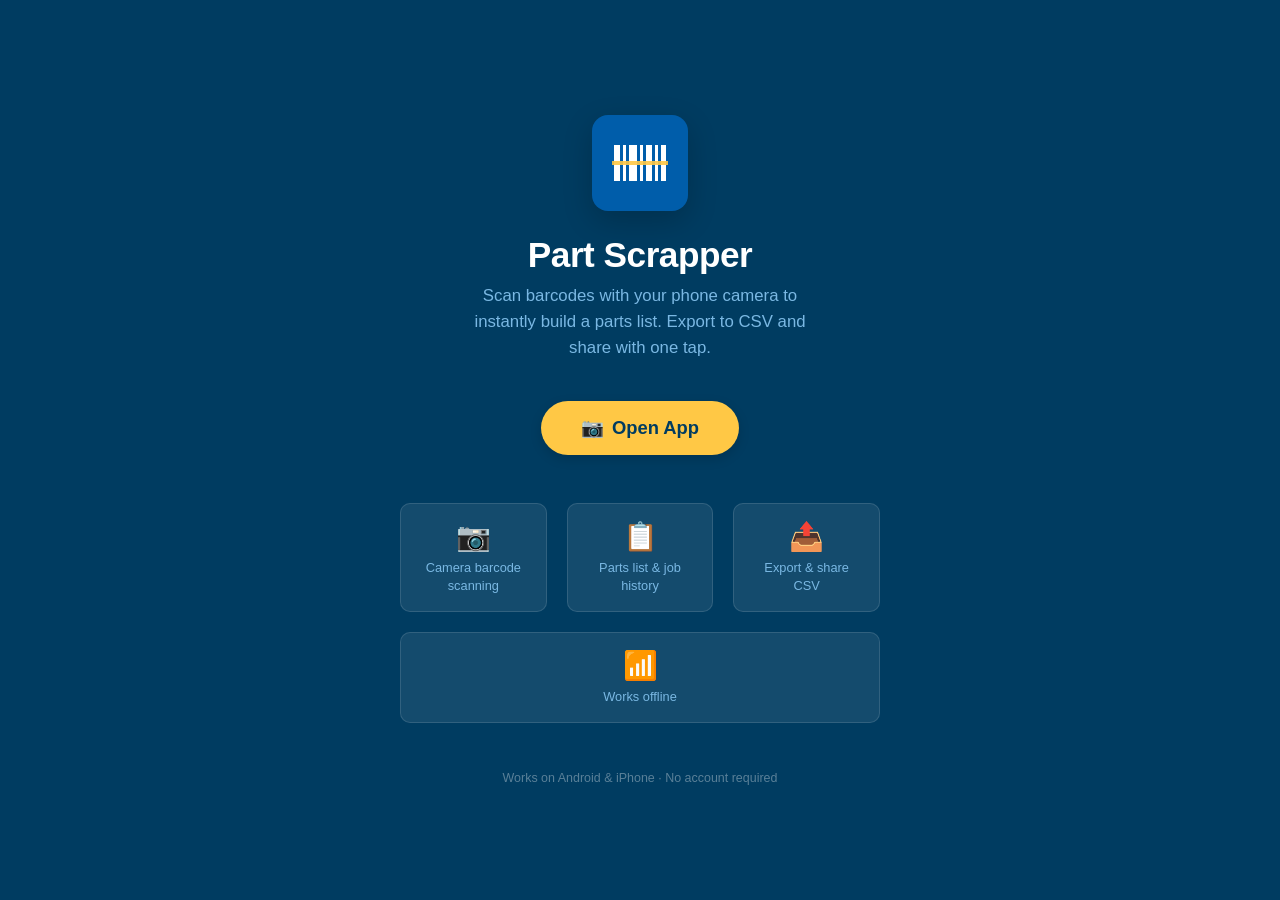
<file: index.html>
<!DOCTYPE html>
<html lang="en">
<head>
  <meta charset="UTF-8" />
  <meta name="viewport" content="width=device-width, initial-scale=1.0, viewport-fit=cover" />
  <meta name="description" content="Part Scrapper – scan barcodes to quickly build a parts list right from your phone." />
  <meta name="theme-color" content="#003C61" />

  <!-- PWA -->
  <link rel="manifest" href="manifest.json" />
  <link rel="apple-touch-icon" href="icons/icon-192.svg" />

  <title>Part Scrapper</title>
  <link rel="stylesheet" href="css/styles.css" />

  <style>
    /* Landing-page specific overrides */
    body { background: var(--primary-dark); }
  </style>
</head>
<body class="landing-body">

  <!-- Logo -->
  <div class="landing-logo">
    <svg viewBox="0 0 64 64" fill="none" xmlns="http://www.w3.org/2000/svg" aria-hidden="true">
      <!-- Barcode icon -->
      <rect x="6"  y="14" width="6"  height="36" fill="white"/>
      <rect x="15" y="14" width="3"  height="36" fill="white"/>
      <rect x="21" y="14" width="8"  height="36" fill="white"/>
      <rect x="32" y="14" width="3"  height="36" fill="white"/>
      <rect x="38" y="14" width="6"  height="36" fill="white"/>
      <rect x="47" y="14" width="3"  height="36" fill="white"/>
      <rect x="53" y="14" width="5"  height="36" fill="white"/>
      <!-- Scan line -->
      <rect x="4" y="30" width="56" height="4" fill="#FFC845" opacity="0.9"/>
    </svg>
  </div>

  <h1 class="landing-title">Part Scrapper</h1>
  <p class="landing-subtitle">
    Scan barcodes with your phone camera to instantly build a parts list.
    Export to CSV and share with one tap.
  </p>

  <a href="app.html" class="landing-cta">
    <span>📷</span>
    <span>Open App</span>
  </a>

  <!-- Feature highlights -->
  <div class="landing-features">
    <div class="landing-feature">
      <div class="feat-icon">📷</div>
      <p>Camera barcode scanning</p>
    </div>
    <div class="landing-feature">
      <div class="feat-icon">📋</div>
      <p>Parts list &amp; job history</p>
    </div>
    <div class="landing-feature">
      <div class="feat-icon">📤</div>
      <p>Export &amp; share CSV</p>
    </div>
    <div class="landing-feature">
      <div class="feat-icon">📶</div>
      <p>Works offline</p>
    </div>
  </div>

  <p class="landing-footer">Works on Android &amp; iPhone · No account required</p>

  <script>
    // Register service worker from landing page too
    if ('serviceWorker' in navigator) {
      navigator.serviceWorker.register('./service-worker.js');
    }
  </script>
</body>
</html>
</file>
<file: css/styles.css>
/* ============================
   CSS Variables – College Park Color Scheme
   ============================ */
:root {
  --primary:       #005DAA;
  --primary-dark:  #003C61;
  --primary-light: #7AB8E3;
  --accent:        #FFC845;
  --white:         #FFFFFF;
  --gray-50:       #F5F5F5;
  --gray-100:      #E9ECEF;
  --gray-200:      #DEE2E6;
  --gray-400:      #9CA3AF;
  --gray-600:      #6B7280;
  --gray-800:      #1F2937;
  --success:       #22A553;
  --danger:        #DC3545;
  --danger-dark:   #B02A37;

  --shadow-sm:  0 1px 3px rgba(0,0,0,.12), 0 1px 2px rgba(0,0,0,.08);
  --shadow-md:  0 4px 12px rgba(0,0,0,.15);
  --shadow-lg:  0 10px 30px rgba(0,0,0,.2);

  --radius-sm: 6px;
  --radius-md: 10px;
  --radius-lg: 16px;

  --font-sans: -apple-system, BlinkMacSystemFont, 'Segoe UI', Roboto, Oxygen,
               Ubuntu, Cantarell, 'Open Sans', 'Helvetica Neue', sans-serif;
}

/* ============================
   Reset & Base
   ============================ */
*, *::before, *::after { box-sizing: border-box; margin: 0; padding: 0; }

html {
  font-size: 16px;
  -webkit-text-size-adjust: 100%;
  height: 100%;
}

body {
  font-family: var(--font-sans);
  background: var(--gray-50);
  color: var(--gray-800);
  min-height: 100%;
  overflow-x: hidden;
  -webkit-font-smoothing: antialiased;
}

img, svg { max-width: 100%; display: block; }

a { color: var(--primary); text-decoration: none; }
a:hover { text-decoration: underline; }

button {
  font-family: inherit;
  cursor: pointer;
  border: none;
  outline: none;
}

input, select, textarea {
  font-family: inherit;
  font-size: 1rem;
  outline: none;
}

/* ============================
   Landing Page (index.html)
   ============================ */
.landing-body {
  background: var(--primary-dark);
  display: flex;
  flex-direction: column;
  min-height: 100vh;
  align-items: center;
  justify-content: center;
  padding: 2rem 1.5rem;
  text-align: center;
}

.landing-logo {
  width: 96px;
  height: 96px;
  margin: 0 auto 1.5rem;
  background: var(--primary);
  border-radius: var(--radius-lg);
  display: flex;
  align-items: center;
  justify-content: center;
  box-shadow: var(--shadow-lg);
}

.landing-logo svg { width: 64px; height: 64px; }

.landing-title {
  font-size: 2.2rem;
  font-weight: 800;
  color: var(--white);
  letter-spacing: -0.5px;
  margin-bottom: 0.5rem;
}

.landing-subtitle {
  font-size: 1.05rem;
  color: var(--primary-light);
  max-width: 360px;
  margin: 0 auto 2.5rem;
  line-height: 1.55;
}

.landing-cta {
  display: inline-flex;
  align-items: center;
  gap: 0.5rem;
  background: var(--accent);
  color: var(--primary-dark);
  font-size: 1.15rem;
  font-weight: 700;
  padding: 1rem 2.5rem;
  border-radius: 50px;
  box-shadow: var(--shadow-md);
  transition: transform .15s, box-shadow .15s;
  text-decoration: none;
}

.landing-cta:hover {
  transform: translateY(-2px);
  box-shadow: var(--shadow-lg);
  text-decoration: none;
}

.landing-cta:active { transform: translateY(0); }

.landing-features {
  display: flex;
  gap: 1.25rem;
  flex-wrap: wrap;
  justify-content: center;
  margin-top: 3rem;
  max-width: 480px;
}

.landing-feature {
  background: rgba(255,255,255,.08);
  border: 1px solid rgba(255,255,255,.12);
  border-radius: var(--radius-md);
  padding: 1rem 1.25rem;
  flex: 1 1 120px;
  text-align: center;
  color: var(--white);
}

.landing-feature .feat-icon {
  font-size: 1.75rem;
  margin-bottom: 0.4rem;
}

.landing-feature p {
  font-size: 0.8rem;
  color: var(--primary-light);
  line-height: 1.4;
}

.landing-footer {
  margin-top: 3rem;
  color: rgba(255,255,255,.35);
  font-size: 0.78rem;
}

/* ============================
   App Shell Layout
   ============================ */
#app {
  display: flex;
  flex-direction: column;
  min-height: 100vh;
  max-width: 600px;
  margin: 0 auto;
  background: var(--white);
  box-shadow: var(--shadow-lg);
}

/* ============================
   Top App Bar
   ============================ */
.app-bar {
  background: var(--primary);
  color: var(--white);
  padding: 0 1rem;
  height: 56px;
  display: flex;
  align-items: center;
  gap: 0.75rem;
  flex-shrink: 0;
  position: sticky;
  top: 0;
  z-index: 50;
  box-shadow: var(--shadow-sm);
}

.app-bar-back {
  background: none;
  color: var(--white);
  padding: 0.5rem;
  border-radius: 50%;
  display: flex;
  align-items: center;
  justify-content: center;
  font-size: 1.25rem;
  width: 40px;
  height: 40px;
  flex-shrink: 0;
}
.app-bar-back:hover { background: rgba(255,255,255,.15); }

.app-bar-title {
  font-size: 1.1rem;
  font-weight: 600;
  flex: 1;
  white-space: nowrap;
  overflow: hidden;
  text-overflow: ellipsis;
}

.app-bar-action {
  background: none;
  color: var(--white);
  padding: 0.5rem;
  border-radius: 50%;
  display: flex;
  align-items: center;
  justify-content: center;
  font-size: 1.25rem;
  width: 40px;
  height: 40px;
  flex-shrink: 0;
}
.app-bar-action:hover { background: rgba(255,255,255,.15); }

/* ============================
   View Container
   ============================ */
.view { display: none; flex-direction: column; flex: 1; overflow: hidden; }
.view.active { display: flex; }

/* ============================
   Home View
   ============================ */
.home-hero {
  background: linear-gradient(135deg, var(--primary-dark) 0%, var(--primary) 100%);
  padding: 2.5rem 1.5rem 3rem;
  text-align: center;
  color: var(--white);
  flex-shrink: 0;
}

.home-hero-icon {
  width: 72px;
  height: 72px;
  background: rgba(255,255,255,.15);
  border-radius: var(--radius-lg);
  display: flex;
  align-items: center;
  justify-content: center;
  margin: 0 auto 1rem;
  font-size: 2rem;
}

.home-hero h1 {
  font-size: 1.6rem;
  font-weight: 800;
  margin-bottom: 0.4rem;
}

.home-hero p {
  font-size: 0.92rem;
  color: var(--primary-light);
  line-height: 1.5;
}

.home-actions {
  padding: 1.5rem;
  display: flex;
  flex-direction: column;
  gap: 1rem;
  flex: 1;
}

.home-stats {
  display: flex;
  gap: 0.75rem;
  margin-bottom: 0.5rem;
}

.stat-card {
  flex: 1;
  background: var(--gray-50);
  border: 1px solid var(--gray-200);
  border-radius: var(--radius-md);
  padding: 1rem;
  text-align: center;
}

.stat-card .stat-num {
  font-size: 1.75rem;
  font-weight: 800;
  color: var(--primary);
  line-height: 1;
}

.stat-card .stat-label {
  font-size: 0.75rem;
  color: var(--gray-600);
  margin-top: 0.25rem;
}

/* ============================
   Buttons
   ============================ */
.btn {
  display: inline-flex;
  align-items: center;
  justify-content: center;
  gap: 0.5rem;
  padding: 0.85rem 1.5rem;
  border-radius: var(--radius-md);
  font-size: 1rem;
  font-weight: 600;
  transition: transform .1s, box-shadow .1s, background .15s;
  cursor: pointer;
  border: none;
  width: 100%;
  min-height: 52px;
}

.btn:active { transform: scale(.98); }

.btn-primary {
  background: var(--primary);
  color: var(--white);
  box-shadow: var(--shadow-sm);
}
.btn-primary:hover { background: var(--primary-dark); box-shadow: var(--shadow-md); }

.btn-accent {
  background: var(--accent);
  color: var(--primary-dark);
  box-shadow: var(--shadow-sm);
}
.btn-accent:hover { background: #e6b33e; box-shadow: var(--shadow-md); }

.btn-success {
  background: var(--success);
  color: var(--white);
  box-shadow: var(--shadow-sm);
}
.btn-success:hover { background: #1a8a44; box-shadow: var(--shadow-md); }

.btn-outline {
  background: transparent;
  color: var(--primary);
  border: 2px solid var(--primary);
}
.btn-outline:hover { background: var(--primary); color: var(--white); }

.btn-danger {
  background: var(--danger);
  color: var(--white);
}
.btn-danger:hover { background: var(--danger-dark); }

.btn-ghost {
  background: transparent;
  color: var(--gray-600);
  border: 1px solid var(--gray-200);
}
.btn-ghost:hover { background: var(--gray-100); }

.btn-sm {
  padding: 0.4rem 0.85rem;
  font-size: 0.85rem;
  min-height: unset;
  width: auto;
  border-radius: var(--radius-sm);
}

.btn-icon {
  font-size: 1.2rem;
}

/* ============================
   Job View
   ============================ */
.job-view {
  display: flex;
  flex-direction: column;
  flex: 1;
  overflow: hidden;
}

.job-meta {
  background: var(--gray-50);
  border-bottom: 1px solid var(--gray-200);
  padding: 0.6rem 1rem;
  display: flex;
  align-items: center;
  justify-content: space-between;
  flex-shrink: 0;
}

.job-meta-label {
  font-size: 0.8rem;
  color: var(--gray-600);
}

.job-meta-value {
  font-size: 0.85rem;
  font-weight: 600;
  color: var(--primary-dark);
}

.job-item-count {
  background: var(--primary);
  color: var(--white);
  font-size: 0.75rem;
  font-weight: 700;
  padding: 0.2rem 0.6rem;
  border-radius: 50px;
}

/* Items Table */
.items-container {
  flex: 1;
  overflow-y: auto;
  -webkit-overflow-scrolling: touch;
}

.items-table {
  width: 100%;
  border-collapse: collapse;
}

.items-table thead th {
  background: var(--primary-dark);
  color: var(--white);
  font-size: 0.75rem;
  font-weight: 600;
  text-transform: uppercase;
  letter-spacing: 0.5px;
  padding: 0.6rem 0.75rem;
  text-align: left;
  position: sticky;
  top: 0;
  z-index: 10;
}

.items-table thead th:last-child { text-align: center; }

.items-table tbody tr {
  border-bottom: 1px solid var(--gray-100);
  transition: background .1s;
}

.items-table tbody tr:nth-child(even) { background: var(--gray-50); }
.items-table tbody tr:hover { background: #EAF3FB; }

.items-table tbody td {
  padding: 0.65rem 0.75rem;
  font-size: 0.88rem;
  vertical-align: middle;
}

.items-table .part-num {
  font-weight: 600;
  color: var(--primary-dark);
  font-family: 'Courier New', monospace;
  font-size: 0.82rem;
}

.items-table .s-num {
  color: var(--gray-800);
  font-family: 'Courier New', monospace;
  font-size: 0.82rem;
}

.items-table .qty-badge {
  display: inline-flex;
  align-items: center;
  justify-content: center;
  background: var(--primary-light);
  color: var(--primary-dark);
  font-weight: 700;
  min-width: 36px;
  padding: 0.15rem 0.5rem;
  border-radius: 50px;
  font-size: 0.85rem;
}

.items-table .actions-cell {
  text-align: center;
  white-space: nowrap;
}

.items-table .actions-cell button {
  background: none;
  border: none;
  cursor: pointer;
  padding: 0.35rem;
  border-radius: var(--radius-sm);
  font-size: 1rem;
  transition: background .1s;
  color: var(--gray-600);
}

.items-table .actions-cell .btn-edit:hover { background: #EAF3FB; color: var(--primary); }
.items-table .actions-cell .btn-del:hover { background: #FDECEA; color: var(--danger); }

/* Empty state */
.empty-state {
  display: flex;
  flex-direction: column;
  align-items: center;
  justify-content: center;
  padding: 3rem 2rem;
  flex: 1;
  text-align: center;
}

.empty-state-icon {
  font-size: 3.5rem;
  margin-bottom: 1rem;
  opacity: .6;
}

.empty-state h3 {
  font-size: 1.1rem;
  font-weight: 700;
  color: var(--gray-600);
  margin-bottom: 0.4rem;
}

.empty-state p {
  font-size: 0.88rem;
  color: var(--gray-400);
  line-height: 1.5;
}

/* Job sticky footer */
.job-footer {
  background: var(--white);
  border-top: 1px solid var(--gray-200);
  padding: 0.85rem 1rem;
  display: flex;
  gap: 0.75rem;
  flex-shrink: 0;
  /* iOS safe area */
  padding-bottom: calc(0.85rem + env(safe-area-inset-bottom));
}

.job-footer .btn { flex: 1; }

/* ============================
   History View
   ============================ */
.history-content {
  flex: 1;
  overflow-y: auto;
  padding: 1rem;
}

.history-empty {
  display: flex;
  flex-direction: column;
  align-items: center;
  justify-content: center;
  min-height: 60vh;
  text-align: center;
}

.job-card {
  background: var(--white);
  border: 1px solid var(--gray-200);
  border-radius: var(--radius-md);
  padding: 1rem;
  margin-bottom: 0.75rem;
  box-shadow: var(--shadow-sm);
  cursor: pointer;
  transition: box-shadow .15s, transform .1s;
}

.job-card:hover { box-shadow: var(--shadow-md); transform: translateY(-1px); }
.job-card:active { transform: scale(.99); }

.job-card-header {
  display: flex;
  align-items: center;
  justify-content: space-between;
  margin-bottom: 0.6rem;
}

.job-card-title {
  font-size: 0.92rem;
  font-weight: 700;
  color: var(--primary-dark);
}

.job-card-date {
  font-size: 0.75rem;
  color: var(--gray-600);
}

.job-card-meta {
  display: flex;
  gap: 1rem;
}

.job-card-stat {
  font-size: 0.8rem;
  color: var(--gray-600);
}

.job-card-stat strong {
  color: var(--primary);
  font-weight: 700;
}

.job-card-actions {
  display: flex;
  gap: 0.5rem;
  margin-top: 0.75rem;
  padding-top: 0.75rem;
  border-top: 1px solid var(--gray-100);
}

/* ============================
   Scanner Modal
   ============================ */
.modal-overlay {
  position: fixed;
  inset: 0;
  z-index: 100;
  display: flex;
  align-items: center;
  justify-content: center;
  background: rgba(0,0,0,.55);
  padding: 1rem;
  backdrop-filter: blur(2px);
}

.modal-overlay.scanner-overlay {
  background: #000;
  padding: 0;
  align-items: stretch;
}

.scanner-modal {
  position: relative;
  width: 100%;
  height: 100%;
  display: flex;
  flex-direction: column;
  background: #000;
}

.scanner-header {
  display: flex;
  align-items: center;
  justify-content: space-between;
  padding: 1rem 1rem calc(1rem + env(safe-area-inset-top));
  padding-top: calc(1rem + env(safe-area-inset-top));
  background: rgba(0,0,0,.6);
  z-index: 10;
  flex-shrink: 0;
}

.scanner-title {
  color: var(--white);
  font-size: 1rem;
  font-weight: 600;
  text-align: center;
  flex: 1;
}

.scanner-close-btn {
  background: rgba(255,255,255,.15);
  color: var(--white);
  width: 40px;
  height: 40px;
  border-radius: 50%;
  display: flex;
  align-items: center;
  justify-content: center;
  font-size: 1.2rem;
  flex-shrink: 0;
}
.scanner-close-btn:hover { background: rgba(255,255,255,.25); }

#scanner-container {
  flex: 1;
  position: relative;
  overflow: hidden;
  display: flex;
  align-items: center;
  justify-content: center;
}

#reader {
  width: 100%;
  height: 100%;
}

/* Override html5-qrcode default styles */
#reader video {
  width: 100% !important;
  height: 100% !important;
  object-fit: cover !important;
}

#reader > div:first-child {
  border: none !important;
  padding: 0 !important;
}

.scan-reticle {
  position: absolute;
  top: 50%;
  left: 50%;
  transform: translate(-50%, -50%);
  width: 240px;
  height: 160px;
  pointer-events: none;
  z-index: 20;
}

.scan-reticle::before,
.scan-reticle::after {
  content: '';
  position: absolute;
  width: 30px;
  height: 30px;
  border-color: var(--accent);
  border-style: solid;
}

.scan-reticle::before {
  top: 0; left: 0;
  border-width: 3px 0 0 3px;
}
.scan-reticle::after {
  bottom: 0; right: 0;
  border-width: 0 3px 3px 0;
}

.scan-reticle-corners {
  position: absolute;
  inset: 0;
}

.scan-reticle-corners::before,
.scan-reticle-corners::after {
  content: '';
  position: absolute;
  width: 30px;
  height: 30px;
  border-color: var(--accent);
  border-style: solid;
}

.scan-reticle-corners::before {
  top: 0; right: 0;
  border-width: 3px 3px 0 0;
}
.scan-reticle-corners::after {
  bottom: 0; left: 0;
  border-width: 0 0 3px 3px;
}

.scan-laser {
  position: absolute;
  top: 50%;
  left: 50%;
  transform: translate(-50%, -50%);
  width: 200px;
  height: 2px;
  background: linear-gradient(90deg, transparent, var(--accent), transparent);
  animation: laser-sweep 2s ease-in-out infinite;
  z-index: 21;
  pointer-events: none;
}

@keyframes laser-sweep {
  0%, 100% { transform: translate(-50%, -40px); opacity: 0; }
  20% { opacity: 1; }
  80% { opacity: 1; }
  50% { transform: translate(-50%, 40px); }
}

.scan-hint {
  position: absolute;
  bottom: 0;
  left: 0;
  right: 0;
  padding: 1.5rem 1rem calc(1.5rem + env(safe-area-inset-bottom));
  background: linear-gradient(transparent, rgba(0,0,0,.7));
  text-align: center;
  z-index: 10;
}

.scan-step {
  display: inline-flex;
  align-items: center;
  gap: 0.5rem;
  background: rgba(0,0,0,.5);
  border: 1px solid rgba(255,255,255,.2);
  border-radius: 50px;
  padding: 0.5rem 1.25rem;
  color: var(--white);
  font-size: 0.9rem;
  margin-bottom: 0.75rem;
}

.scan-step-dot {
  width: 8px; height: 8px;
  border-radius: 50%;
  background: var(--accent);
  animation: pulse-dot 1s ease-in-out infinite;
}

@keyframes pulse-dot {
  0%, 100% { transform: scale(1); opacity: 1; }
  50% { transform: scale(1.4); opacity: .7; }
}

.scan-skip-btn {
  background: rgba(255,255,255,.15);
  color: var(--white);
  border: 1px solid rgba(255,255,255,.3);
  padding: 0.5rem 1.25rem;
  border-radius: 50px;
  font-size: 0.85rem;
}
.scan-skip-btn:hover { background: rgba(255,255,255,.25); }

/* ============================
   Item Edit Modal
   ============================ */
.modal-sheet {
  background: var(--white);
  border-radius: var(--radius-lg) var(--radius-lg) 0 0;
  width: 100%;
  max-width: 600px;
  max-height: 90vh;
  overflow-y: auto;
  padding: 1.5rem;
  box-shadow: var(--shadow-lg);
  position: fixed;
  bottom: 0;
  left: 50%;
  transform: translateX(-50%);
  padding-bottom: calc(1.5rem + env(safe-area-inset-bottom));
}

.modal-sheet-handle {
  width: 36px;
  height: 4px;
  background: var(--gray-200);
  border-radius: 2px;
  margin: 0 auto 1.25rem;
}

.modal-sheet h2 {
  font-size: 1.2rem;
  font-weight: 700;
  color: var(--primary-dark);
  margin-bottom: 0.25rem;
}

.modal-sheet .modal-subtitle {
  font-size: 0.85rem;
  color: var(--gray-600);
  margin-bottom: 1.5rem;
}

/* Modal centered */
.modal-card {
  background: var(--white);
  border-radius: var(--radius-lg);
  width: 100%;
  max-width: 440px;
  padding: 1.5rem;
  box-shadow: var(--shadow-lg);
}

.modal-card h2 {
  font-size: 1.15rem;
  font-weight: 700;
  color: var(--primary-dark);
  margin-bottom: 1.25rem;
  display: flex;
  align-items: center;
  gap: 0.5rem;
}

/* ============================
   Form Fields
   ============================ */
.field {
  margin-bottom: 1.1rem;
}

.field label {
  display: block;
  font-size: 0.8rem;
  font-weight: 600;
  color: var(--gray-600);
  text-transform: uppercase;
  letter-spacing: 0.5px;
  margin-bottom: 0.4rem;
}

.field input,
.field select {
  width: 100%;
  padding: 0.75rem 1rem;
  border: 1.5px solid var(--gray-200);
  border-radius: var(--radius-md);
  font-size: 1rem;
  color: var(--gray-800);
  background: var(--white);
  transition: border-color .15s, box-shadow .15s;
}

.field input:focus,
.field select:focus {
  border-color: var(--primary);
  box-shadow: 0 0 0 3px rgba(0,93,170,.12);
}

.field input[type="number"] {
  font-size: 1.3rem;
  font-weight: 700;
  text-align: center;
  letter-spacing: 1px;
}

.field-hint {
  font-size: 0.75rem;
  color: var(--gray-400);
  margin-top: 0.3rem;
}

.field-scanned-badge {
  display: inline-flex;
  align-items: center;
  gap: 0.35rem;
  background: #E8F5E9;
  color: var(--success);
  font-size: 0.72rem;
  font-weight: 600;
  padding: 0.2rem 0.6rem;
  border-radius: 50px;
  margin-bottom: 0.4rem;
}

.modal-actions {
  display: flex;
  gap: 0.75rem;
  margin-top: 1.5rem;
}

.modal-actions .btn { flex: 1; }

/* ============================
   Confirm Dialog
   ============================ */
.confirm-dialog {
  background: var(--white);
  border-radius: var(--radius-lg);
  width: 100%;
  max-width: 380px;
  padding: 1.5rem;
  text-align: center;
  box-shadow: var(--shadow-lg);
}

.confirm-dialog .confirm-icon {
  font-size: 2.5rem;
  margin-bottom: 0.75rem;
}

.confirm-dialog h3 {
  font-size: 1.1rem;
  font-weight: 700;
  margin-bottom: 0.5rem;
}

.confirm-dialog p {
  font-size: 0.88rem;
  color: var(--gray-600);
  margin-bottom: 1.5rem;
}

/* ============================
   Toast Notification
   ============================ */
.toast-container {
  position: fixed;
  top: env(safe-area-inset-top, 0);
  top: calc(64px + env(safe-area-inset-top, 0));
  left: 50%;
  transform: translateX(-50%);
  z-index: 999;
  pointer-events: none;
  width: 100%;
  max-width: 400px;
  padding: 0 1rem;
}

.toast {
  background: var(--gray-800);
  color: var(--white);
  padding: 0.75rem 1.25rem;
  border-radius: var(--radius-md);
  font-size: 0.9rem;
  font-weight: 500;
  box-shadow: var(--shadow-md);
  text-align: center;
  animation: toast-in 0.25s ease, toast-out 0.25s ease 2.25s forwards;
  margin-bottom: 0.5rem;
}

.toast.toast-success { background: var(--success); }
.toast.toast-error { background: var(--danger); }
.toast.toast-info { background: var(--primary); }

@keyframes toast-in {
  from { opacity: 0; transform: translateY(-12px); }
  to { opacity: 1; transform: translateY(0); }
}
@keyframes toast-out {
  from { opacity: 1; transform: translateY(0); }
  to { opacity: 0; transform: translateY(-8px); }
}

/* ============================
   Scan success flash
   ============================ */
.scan-flash {
  position: absolute;
  inset: 0;
  background: rgba(255,255,255,.6);
  z-index: 30;
  pointer-events: none;
  animation: flash .35s ease forwards;
}

@keyframes flash {
  0% { opacity: 1; }
  100% { opacity: 0; }
}

/* ============================
   Export Options
   ============================ */
.export-options {
  display: flex;
  flex-direction: column;
  gap: 0.75rem;
  margin-top: 1rem;
}

/* ============================
   Scanned Value Display
   ============================ */
.scanned-values-preview {
  background: var(--gray-50);
  border: 1px solid var(--gray-200);
  border-radius: var(--radius-md);
  padding: 0.75rem 1rem;
  margin-bottom: 1rem;
  display: flex;
  gap: 1rem;
  flex-wrap: wrap;
}

.scanned-val-item {
  display: flex;
  flex-direction: column;
}

.scanned-val-label {
  font-size: 0.72rem;
  color: var(--gray-600);
  font-weight: 600;
  text-transform: uppercase;
  letter-spacing: 0.5px;
}

.scanned-val-value {
  font-size: 0.95rem;
  font-weight: 700;
  color: var(--primary-dark);
  font-family: 'Courier New', monospace;
}

/* ============================
   Loading Spinner
   ============================ */
.spinner {
  width: 32px;
  height: 32px;
  border: 3px solid var(--gray-200);
  border-top-color: var(--primary);
  border-radius: 50%;
  animation: spin .7s linear infinite;
  margin: 2rem auto;
}

@keyframes spin { to { transform: rotate(360deg); } }

/* ============================
   Utilities
   ============================ */
.hidden { display: none !important; }
.text-center { text-align: center; }
.text-muted { color: var(--gray-600); font-size: 0.88rem; }
.mt-1 { margin-top: 0.5rem; }
.mt-2 { margin-top: 1rem; }
.fw-bold { font-weight: 700; }

.divider {
  height: 1px;
  background: var(--gray-200);
  margin: 1rem 0;
}

/* ============================
   Responsive Tweaks
   ============================ */
@media (max-width: 400px) {
  .items-table thead th,
  .items-table tbody td { padding: 0.5rem 0.4rem; }
  .items-table .part-num,
  .items-table .s-num { font-size: 0.75rem; }
}

@media (min-width: 600px) {
  #app {
    margin-top: 1rem;
    margin-bottom: 1rem;
    border-radius: var(--radius-lg);
    min-height: calc(100vh - 2rem);
  }
}
</file>
